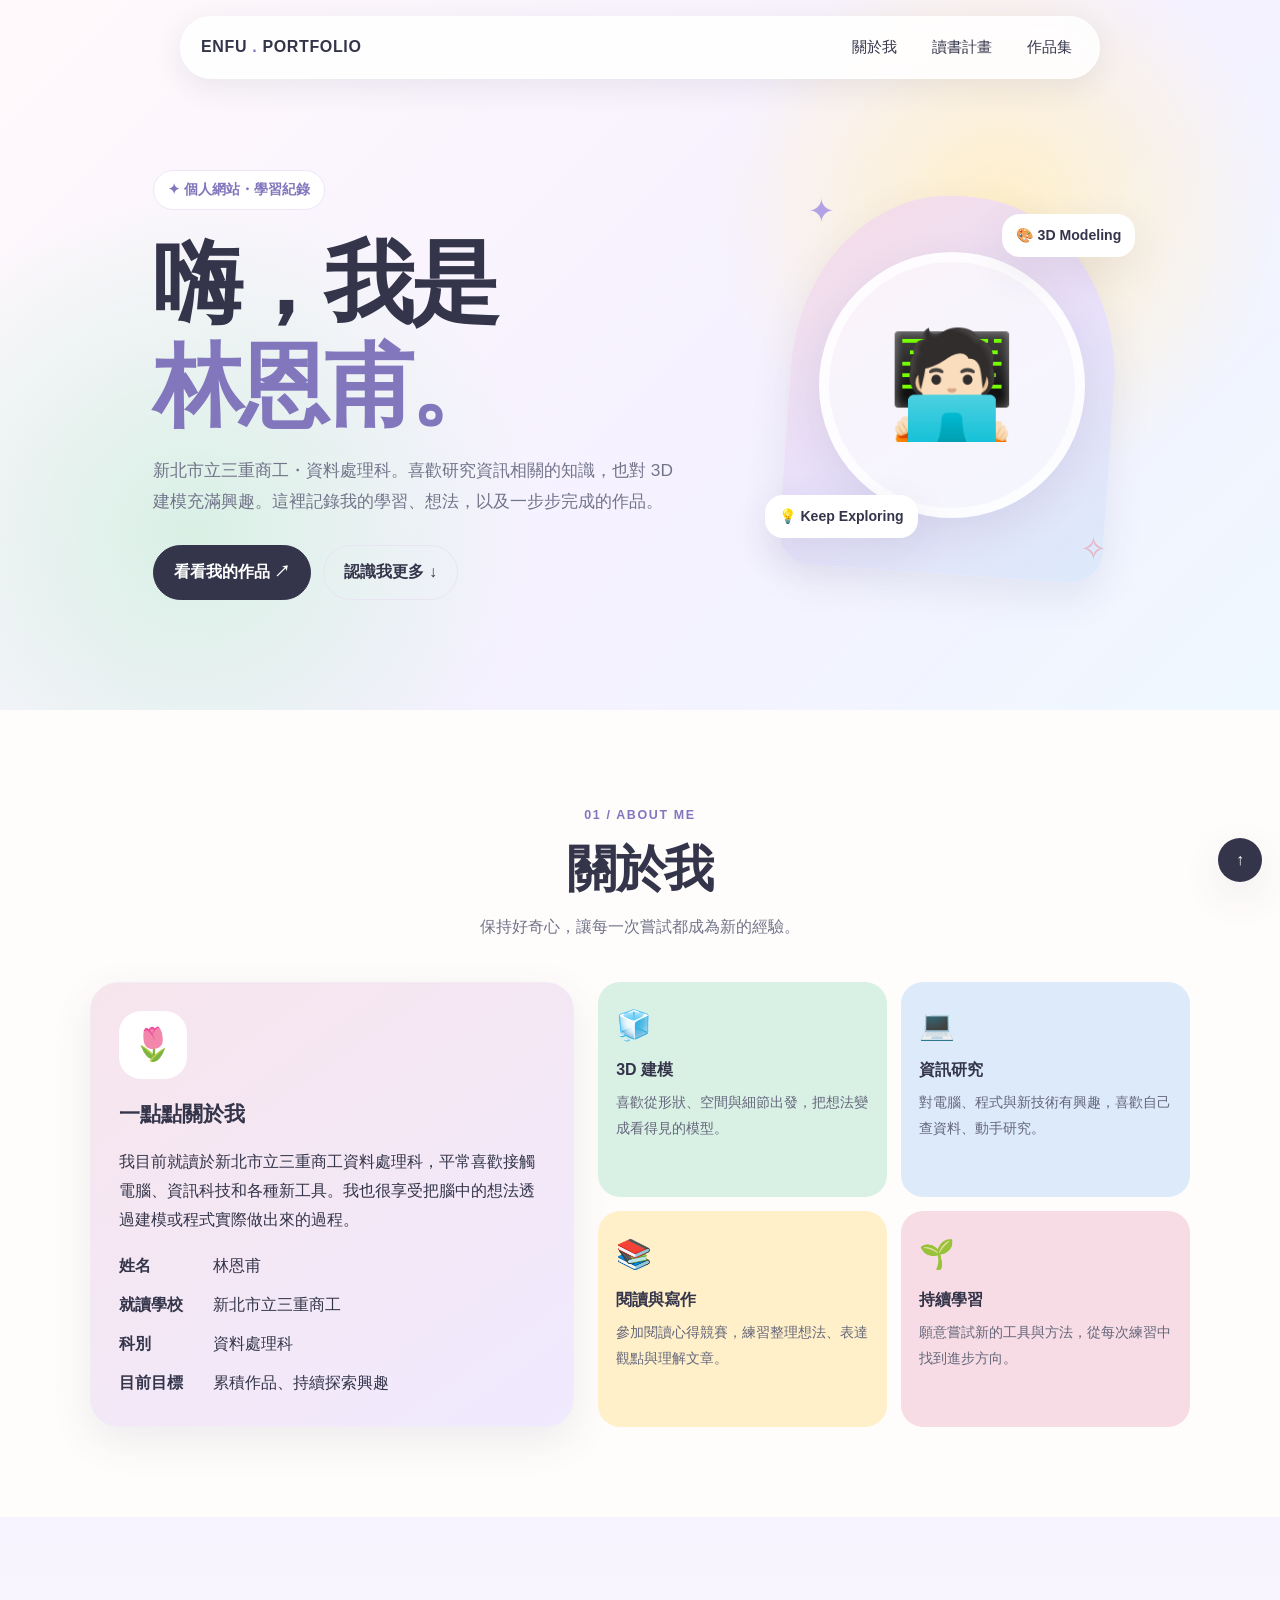
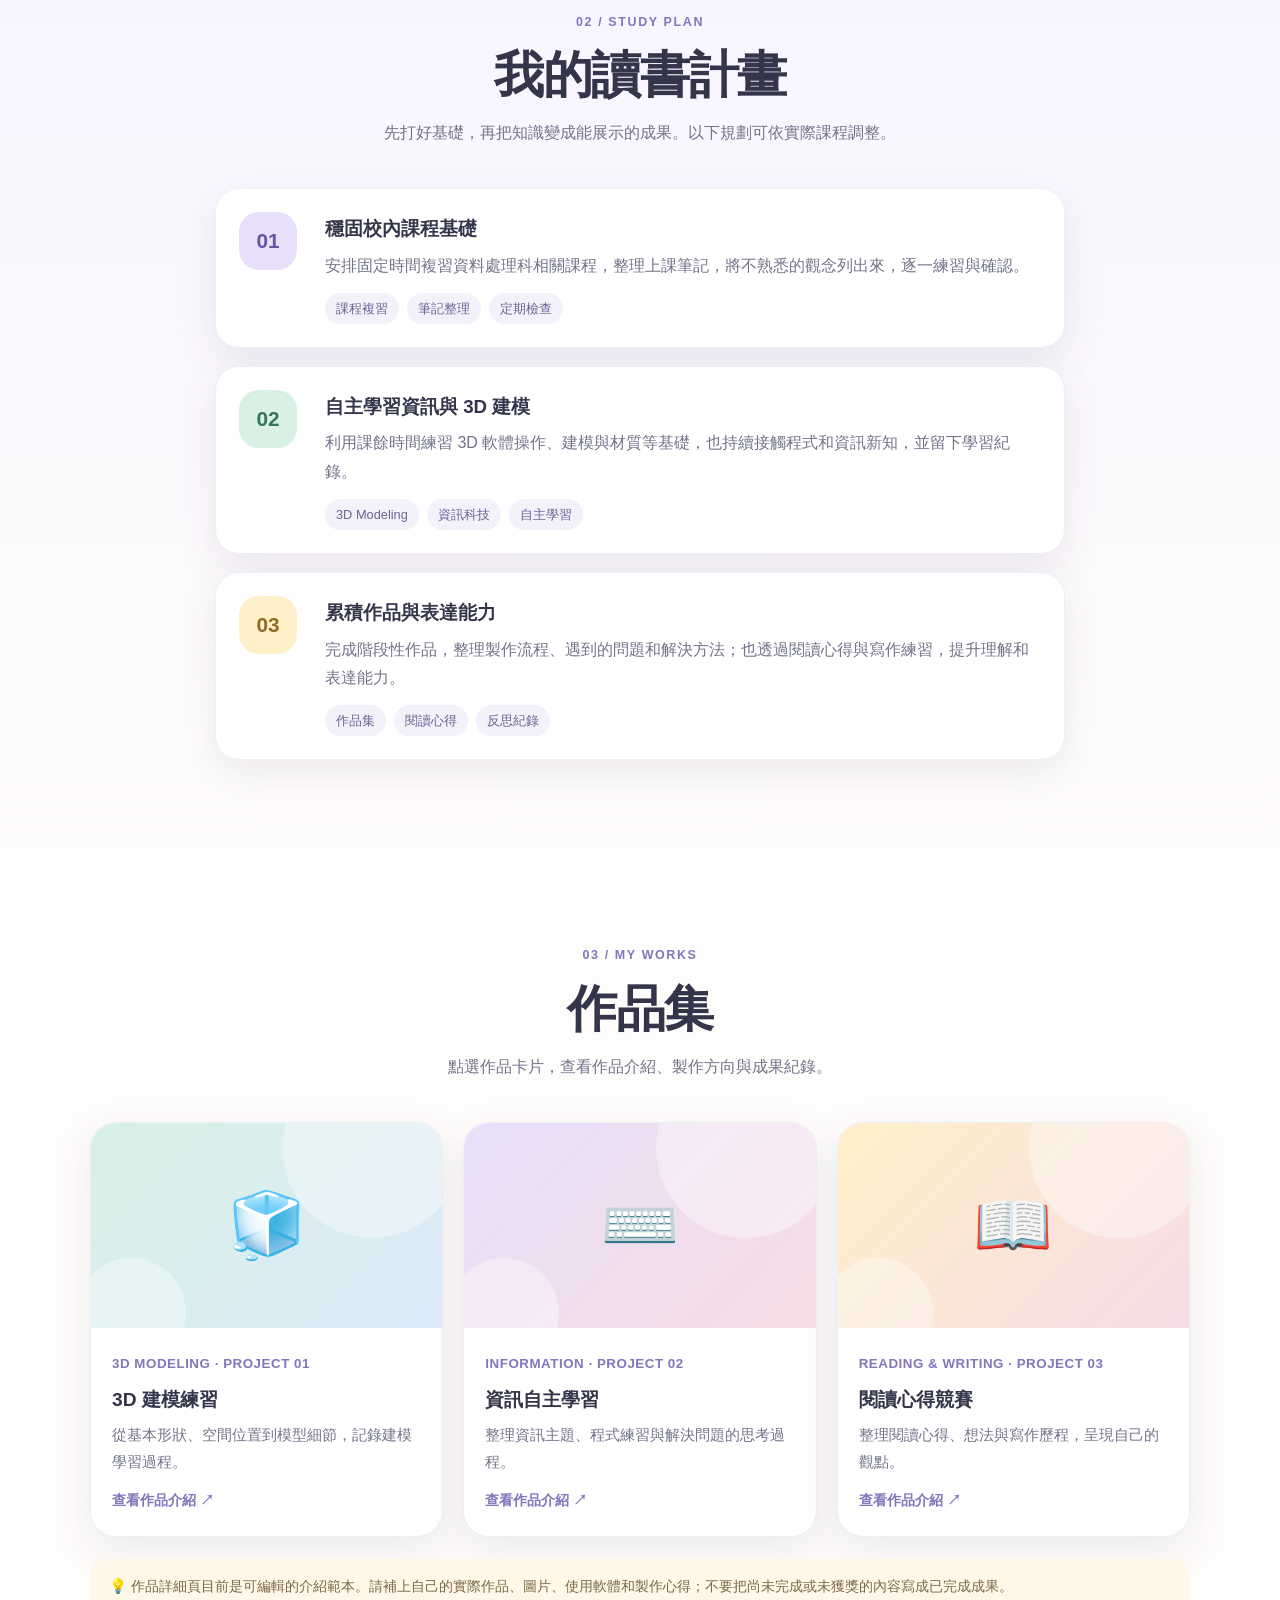
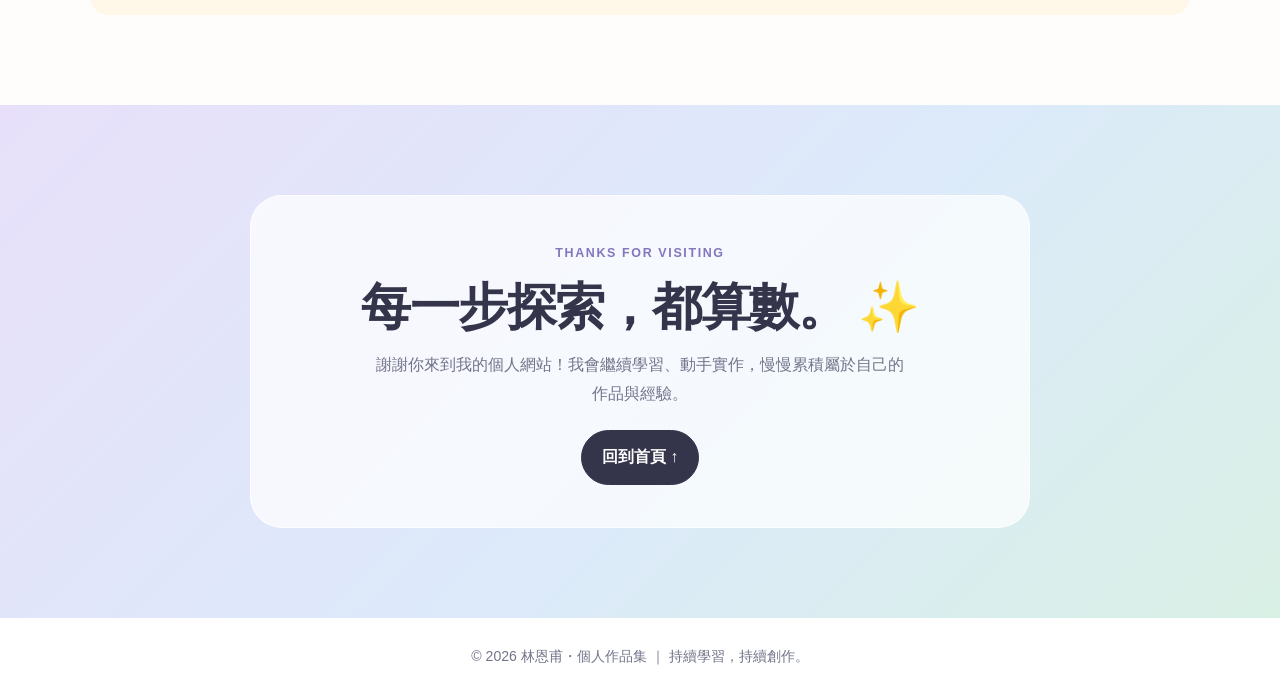
<file: index.html>
<!doctype html>
<html lang="zh-Hant">
<head>
<meta charset="utf-8"><meta name="viewport" content="width=device-width,initial-scale=1">
<meta name="description" content="新北市立三重商工資料處理科林恩甫的個人作品集，分享讀書計畫、3D 建模與資訊相關作品。">
<title>林恩甫｜個人作品集</title>
<style>
:root{--ink:#34354a;--muted:#72748a;--pink:#f7dce5;--blue:#dceafa;--mint:#d9f0e5;--yellow:#fff0c9;--lav:#e8e0fa;--paper:#fffdfb;--accent:#8276bd;--shadow:0 14px 40px #47416419}*{box-sizing:border-box;scroll-behavior:smooth}body{margin:0;color:var(--ink);background:var(--paper);font-family:"Noto Sans TC","Microsoft JhengHei",sans-serif;line-height:1.8}a{color:inherit;text-decoration:none}button{font:inherit}.nav{position:fixed;z-index:10;top:16px;left:50%;transform:translateX(-50%);width:min(920px,calc(100% - 28px));display:flex;align-items:center;justify-content:space-between;padding:9px 12px 9px 20px;border:1px solid #ffffffd9;border-radius:999px;background:#ffffffdc;backdrop-filter:blur(18px);box-shadow:0 8px 30px #32325017}.brand{font-weight:900;letter-spacing:.04em}.brand span{color:var(--accent)}.links{display:flex;align-items:center;gap:5px}.links a{padding:8px 15px;border-radius:999px;font-size:.93rem;transition:.2s}.links a:hover,.links a:focus-visible{background:var(--lav)}.menu-btn{display:none;border:0;background:var(--lav);border-radius:50%;width:42px;height:42px;color:var(--ink)}main{overflow:hidden}.hero{min-height:710px;padding:140px 7vw 80px;display:grid;grid-template-columns:1.1fr .9fr;gap:40px;align-items:center;background:radial-gradient(circle at 78% 30%,#fff0c9 0,transparent 25%),radial-gradient(circle at 15% 75%,#d9f0e5 0,transparent 28%),linear-gradient(135deg,#fff9fb,#f5f1ff 58%,#eff8ff)}.hero-inner{max-width:650px;margin-left:auto}.eyebrow{display:inline-block;padding:6px 14px;border-radius:999px;background:white;border:1px solid #eee6f8;color:var(--accent);font-size:.88rem;font-weight:800}.hero h1{font-size:clamp(3rem,7vw,5.6rem);line-height:1.15;letter-spacing:-.05em;margin:22px 0 14px}.hero h1 em{font-style:normal;color:var(--accent)}.hero p{font-size:1.08rem;color:var(--muted);max-width:520px}.actions{display:flex;gap:12px;flex-wrap:wrap;margin-top:28px}.btn{display:inline-flex;align-items:center;gap:8px;padding:12px 20px;border-radius:999px;font-weight:800;border:1px solid #e9e4f2;transition:transform .2s,box-shadow .2s}.btn:hover,.btn:focus-visible{transform:translateY(-3px);box-shadow:var(--shadow)}.btn.primary{background:var(--ink);color:white;border-color:var(--ink)}.portrait{width:min(360px,100%);aspect-ratio:4/5;margin:auto;position:relative;display:grid;place-items:center}.portrait-card{position:absolute;inset:8% 5%;border-radius:48% 48% 32px 32px;background:linear-gradient(145deg,var(--pink),var(--lav) 52%,var(--blue));transform:rotate(4deg);box-shadow:var(--shadow)}.avatar{position:relative;width:74%;aspect-ratio:1;border-radius:50%;display:grid;place-items:center;background:#ffffffa6;border:10px solid #ffffffb3;font-size:6.5rem;box-shadow:var(--shadow)}.float-tag{position:absolute;padding:9px 14px;background:white;border-radius:18px;box-shadow:var(--shadow);font-size:.88rem;font-weight:800}.tag-one{top:12%;right:-1%}.tag-two{bottom:16%;left:-2%}.spark{position:absolute;font-size:2rem;color:#b2a2e5;animation:twinkle 2.8s ease-in-out infinite}.s1{top:5%;left:10%}.s2{right:7%;bottom:7%;color:#e4b7c8;animation-delay:1.2s}@keyframes twinkle{50%{transform:rotate(18deg) scale(1.18);opacity:.55}}.section{padding:90px 7vw;scroll-margin-top:90px}.section-head{max-width:700px;margin:0 auto 40px;text-align:center}.kicker{color:var(--accent);font-weight:900;text-transform:uppercase;letter-spacing:.13em;font-size:.78rem}.section h2{font-size:clamp(2rem,4vw,3.1rem);line-height:1.25;margin:10px 0 12px;letter-spacing:-.03em}.section-head p{color:var(--muted);margin:0}.about-grid{max-width:1100px;margin:auto;display:grid;grid-template-columns:.9fr 1.1fr;gap:24px}.panel{border-radius:28px;padding:28px;background:white;box-shadow:var(--shadow);border:1px solid #f0edf5}.profile-panel{background:linear-gradient(145deg,#f7e5ec,#f0eaff)}.profile-icon{width:68px;height:68px;border-radius:22px;display:grid;place-items:center;background:white;font-size:2rem;margin-bottom:16px}.panel h3{margin:0 0 10px;font-size:1.3rem}.muted{color:var(--muted)}.info-list{display:grid;gap:10px;margin-top:18px}.info-row{display:flex;gap:12px}.info-row b{min-width:82px}.interest-grid{display:grid;grid-template-columns:repeat(2,minmax(0,1fr));gap:14px}.interest{padding:18px;border-radius:22px;min-height:140px}.interest:nth-child(1){background:var(--mint)}.interest:nth-child(2){background:var(--blue)}.interest:nth-child(3){background:var(--yellow)}.interest:nth-child(4){background:var(--pink)}.interest .emoji{font-size:1.8rem}.interest h4{margin:5px 0}.interest p{margin:0;color:#65677b;font-size:.9rem}.plan{background:linear-gradient(180deg,#f7f4ff,#fffdfb)}.timeline{max-width:850px;margin:auto;display:grid;gap:18px}.step{display:grid;grid-template-columns:68px 1fr;gap:18px;align-items:start;background:white;padding:23px;border-radius:24px;box-shadow:var(--shadow);border:1px solid #f0edf5}.step-num{width:58px;height:58px;border-radius:20px;display:grid;place-items:center;font-size:1.3rem;font-weight:900;background:var(--lav);color:#6556a2}.step:nth-child(2) .step-num{background:var(--mint);color:#34755b}.step:nth-child(3) .step-num{background:var(--yellow);color:#926a24}.step h3{margin:0 0 6px}.step p{margin:0;color:var(--muted)}.chips{display:flex;gap:8px;flex-wrap:wrap;margin-top:12px}.chip{font-size:.8rem;padding:4px 11px;border-radius:999px;background:#f4f1fa;color:#6c6394}.portfolio-grid{max-width:1100px;margin:auto;display:grid;grid-template-columns:repeat(3,minmax(0,1fr));gap:20px}.work{display:block;color:inherit;border-radius:26px;overflow:hidden;background:white;border:1px solid #f0edf5;box-shadow:var(--shadow);transition:transform .25s,box-shadow .25s}.work:hover,.work:focus-visible{transform:translateY(-6px);box-shadow:0 20px 48px #47416429;outline:3px solid #8276bd38;outline-offset:3px}.work-art{height:205px;display:grid;place-items:center;font-size:4rem;position:relative;overflow:hidden}.work-art:before,.work-art:after{content:"";position:absolute;border-radius:50%;background:#ffffff59}.work-art:before{width:180px;height:180px;top:-65px;right:-20px}.work-art:after{width:110px;height:110px;bottom:-40px;left:-15px}.work-art span{position:relative;z-index:1}.art-3d{background:linear-gradient(135deg,var(--mint),var(--blue))}.art-code{background:linear-gradient(135deg,var(--lav),var(--pink))}.art-read{background:linear-gradient(135deg,var(--yellow),var(--pink))}.work-body{padding:21px}.work-body small{color:var(--accent);font-weight:900;letter-spacing:.04em}.work-body h3{margin:5px 0;font-size:1.2rem}.work-body p{margin:0;color:var(--muted);font-size:.92rem}.work-cta{display:inline-block;margin-top:13px;font-weight:800;color:var(--accent);font-size:.9rem}.note{max-width:1100px;margin:22px auto 0;padding:15px 19px;border-radius:18px;background:#fff8e8;color:#7b6844;font-size:.9rem}.contact{background:linear-gradient(135deg,var(--lav),var(--blue) 55%,var(--mint));text-align:center}.contact-card{max-width:780px;margin:auto;padding:42px 28px;border-radius:32px;background:#ffffffb8;border:1px solid #ffffffd9}.contact-card p{color:var(--muted);max-width:540px;margin:0 auto 22px}.footer{padding:26px 7vw;text-align:center;color:var(--muted);font-size:.88rem;background:white}.backtop{position:fixed;right:18px;bottom:18px;width:44px;height:44px;border-radius:50%;display:grid;place-items:center;background:var(--ink);color:white;box-shadow:var(--shadow);z-index:5}.reveal{opacity:0;transform:translateY(18px);transition:opacity .65s ease,transform .65s ease}.reveal.is-visible{opacity:1;transform:translateY(0)}
@media(max-width:800px){.hero{grid-template-columns:1fr;padding-top:130px;text-align:center;gap:20px}.hero-inner{margin:auto}.hero p{margin-inline:auto}.actions{justify-content:center}.portrait{width:min(290px,80%);grid-row:1}.avatar{font-size:5rem}.about-grid{grid-template-columns:1fr}.portfolio-grid{grid-template-columns:repeat(2,minmax(0,1fr))}.section{padding:72px 6vw}}
@media(max-width:560px){.nav{top:9px;padding:7px 9px 7px 15px}.menu-btn{display:block}.links{display:none;position:absolute;top:57px;left:0;right:0;padding:10px;background:#fffffff7;border-radius:22px;box-shadow:var(--shadow);flex-direction:column;align-items:stretch}.links.open{display:flex}.links a{text-align:center;padding:12px}.hero{min-height:auto;padding:110px 6vw 60px}.hero h1{font-size:3rem}.portrait{width:225px}.float-tag{font-size:.74rem;padding:7px 10px}.section{padding:62px 5vw}.interest-grid,.portfolio-grid{grid-template-columns:1fr}.interest{min-height:auto}.step{grid-template-columns:48px 1fr;padding:17px;gap:13px}.step-num{width:44px;height:44px;border-radius:15px}.panel{padding:22px}.work-art{height:180px}.contact-card{padding:30px 18px}}
@media(prefers-reduced-motion:reduce){*{scroll-behavior:auto!important;animation:none!important;transition:none!important}.reveal{opacity:1;transform:none}}
</style></head><body>
<nav class="nav" aria-label="主要導覽"><a class="brand" href="#home">ENFU<span> .</span> PORTFOLIO</a><button class="menu-btn" id="menuBtn" aria-label="開啟選單" aria-expanded="false">☰</button><div class="links" id="navLinks"><a href="#about">關於我</a><a href="#plan">讀書計畫</a><a href="#works">作品集</a></div></nav>
<main><section class="hero" id="home"><div class="hero-inner"><span class="eyebrow">✦ 個人網站・學習紀錄</span><h1>嗨，我是<br><em>林恩甫。</em></h1><p>新北市立三重商工・資料處理科。喜歡研究資訊相關的知識，也對 3D 建模充滿興趣。這裡記錄我的學習、想法，以及一步步完成的作品。</p><div class="actions"><a class="btn primary" href="#works">看看我的作品 ↗</a><a class="btn" href="#about">認識我更多 ↓</a></div></div><div class="portrait" aria-label="個人形象插畫佔位"><div class="portrait-card"></div><div class="avatar">🧑🏻‍💻</div><span class="float-tag tag-one">🎨 3D Modeling</span><span class="float-tag tag-two">💡 Keep Exploring</span><span class="spark s1">✦</span><span class="spark s2">✧</span></div></section>
<section class="section" id="about"><div class="section-head"><span class="kicker">01 / About me</span><h2>關於我</h2><p>保持好奇心，讓每一次嘗試都成為新的經驗。</p></div><div class="about-grid"><article class="panel profile-panel"><div class="profile-icon">🌷</div><h3>一點點關於我</h3><p>我目前就讀於新北市立三重商工資料處理科，平常喜歡接觸電腦、資訊科技和各種新工具。我也很享受把腦中的想法透過建模或程式實際做出來的過程。</p><div class="info-list"><div class="info-row"><b>姓名</b><span>林恩甫</span></div><div class="info-row"><b>就讀學校</b><span>新北市立三重商工</span></div><div class="info-row"><b>科別</b><span>資料處理科</span></div><div class="info-row"><b>目前目標</b><span>累積作品、持續探索興趣</span></div></div></article><div class="interest-grid"><article class="interest"><div class="emoji">🧊</div><h4>3D 建模</h4><p>喜歡從形狀、空間與細節出發，把想法變成看得見的模型。</p></article><article class="interest"><div class="emoji">💻</div><h4>資訊研究</h4><p>對電腦、程式與新技術有興趣，喜歡自己查資料、動手研究。</p></article><article class="interest"><div class="emoji">📚</div><h4>閱讀與寫作</h4><p>參加閱讀心得競賽，練習整理想法、表達觀點與理解文章。</p></article><article class="interest"><div class="emoji">🌱</div><h4>持續學習</h4><p>願意嘗試新的工具與方法，從每次練習中找到進步方向。</p></article></div></div></section>
<section class="section plan" id="plan"><div class="section-head"><span class="kicker">02 / Study plan</span><h2>我的讀書計畫</h2><p>先打好基礎，再把知識變成能展示的成果。以下規劃可依實際課程調整。</p></div><div class="timeline"><article class="step"><div class="step-num">01</div><div><h3>穩固校內課程基礎</h3><p>安排固定時間複習資料處理科相關課程，整理上課筆記，將不熟悉的觀念列出來，逐一練習與確認。</p><div class="chips"><span class="chip">課程複習</span><span class="chip">筆記整理</span><span class="chip">定期檢查</span></div></div></article><article class="step"><div class="step-num">02</div><div><h3>自主學習資訊與 3D 建模</h3><p>利用課餘時間練習 3D 軟體操作、建模與材質等基礎，也持續接觸程式和資訊新知，並留下學習紀錄。</p><div class="chips"><span class="chip">3D Modeling</span><span class="chip">資訊科技</span><span class="chip">自主學習</span></div></div></article><article class="step"><div class="step-num">03</div><div><h3>累積作品與表達能力</h3><p>完成階段性作品，整理製作流程、遇到的問題和解決方法；也透過閱讀心得與寫作練習，提升理解和表達能力。</p><div class="chips"><span class="chip">作品集</span><span class="chip">閱讀心得</span><span class="chip">反思紀錄</span></div></div></article></div></section>
<section class="section" id="works"><div class="section-head"><span class="kicker">03 / My works</span><h2>作品集</h2><p>點選作品卡片，查看作品介紹、製作方向與成果紀錄。</p></div><div class="portfolio-grid"><a class="work" href="projects/3d-modeling.html"><div class="work-art art-3d"><span>🧊</span></div><div class="work-body"><small>3D MODELING · PROJECT 01</small><h3>3D 建模練習</h3><p>從基本形狀、空間位置到模型細節，記錄建模學習過程。</p><span class="work-cta">查看作品介紹 ↗</span></div></a><a class="work" href="projects/information.html"><div class="work-art art-code"><span>⌨️</span></div><div class="work-body"><small>INFORMATION · PROJECT 02</small><h3>資訊自主學習</h3><p>整理資訊主題、程式練習與解決問題的思考過程。</p><span class="work-cta">查看作品介紹 ↗</span></div></a><a class="work" href="projects/reading.html"><div class="work-art art-read"><span>📖</span></div><div class="work-body"><small>READING & WRITING · PROJECT 03</small><h3>閱讀心得競賽</h3><p>整理閱讀心得、想法與寫作歷程，呈現自己的觀點。</p><span class="work-cta">查看作品介紹 ↗</span></div></a></div><div class="note">💡 作品詳細頁目前是可編輯的介紹範本。請補上自己的實際作品、圖片、使用軟體和製作心得；不要把尚未完成或未獲獎的內容寫成已完成成果。</div></section>
<section class="section contact" id="contact"><div class="contact-card"><span class="kicker">THANKS FOR VISITING</span><h2>每一步探索，都算數。 ✨</h2><p>謝謝你來到我的個人網站！我會繼續學習、動手實作，慢慢累積屬於自己的作品與經驗。</p><a class="btn primary" href="#home">回到首頁 ↑</a></div></section></main><footer class="footer">© <span id="year"></span> 林恩甫・個人作品集 ｜ 持續學習，持續創作。</footer><a class="backtop" href="#home" aria-label="回到頁首">↑</a>
<script>
const menuBtn=document.getElementById('menuBtn'),navLinks=document.getElementById('navLinks');menuBtn.addEventListener('click',()=>{const open=navLinks.classList.toggle('open');menuBtn.setAttribute('aria-expanded',String(open));menuBtn.textContent=open?'✕':'☰'});navLinks.querySelectorAll('a').forEach(a=>a.addEventListener('click',()=>{navLinks.classList.remove('open');menuBtn.setAttribute('aria-expanded','false');menuBtn.textContent='☰'}));document.getElementById('year').textContent=new Date().getFullYear();if(!window.matchMedia('(prefers-reduced-motion: reduce)').matches&&'IntersectionObserver'in window){document.querySelectorAll('.section-head,.about-grid,.timeline,.portfolio-grid,.note,.contact-card').forEach(el=>el.classList.add('reveal'));const observer=new IntersectionObserver(entries=>entries.forEach(entry=>{if(entry.isIntersecting){entry.target.classList.add('is-visible');observer.unobserve(entry.target)}}),{threshold:.12});document.querySelectorAll('.reveal').forEach(el=>observer.observe(el))}
</script></body></html>
</file>
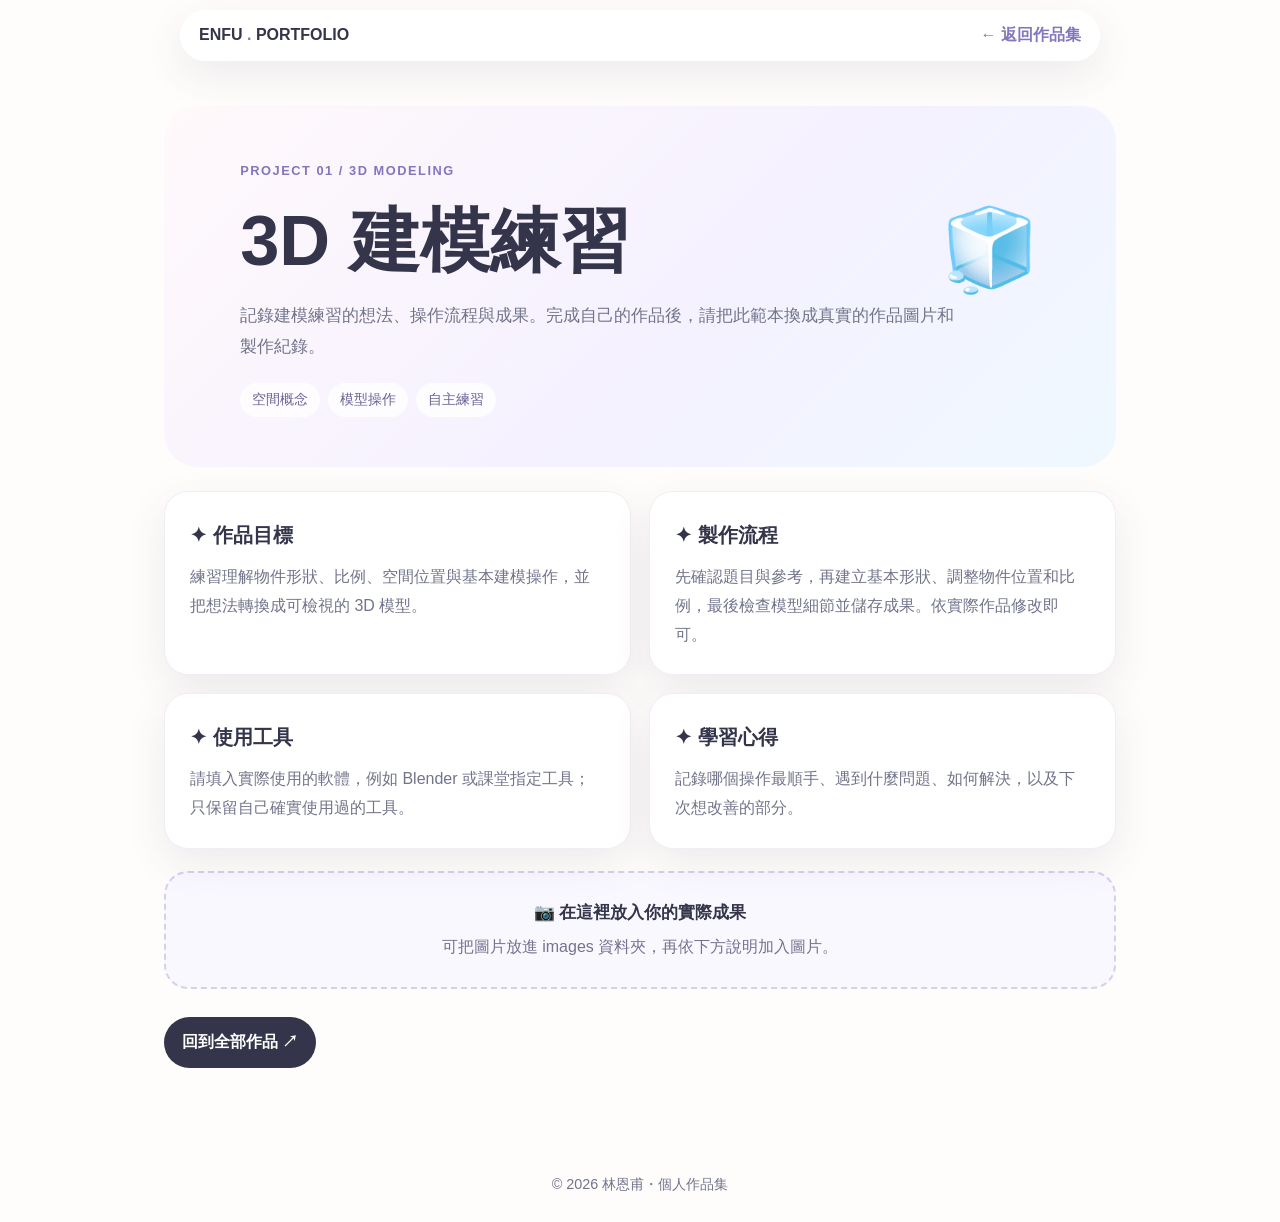
<file: 3d-modeling.html>
<!doctype html><html lang="zh-Hant"><head><meta charset="utf-8"><meta name="viewport" content="width=device-width,initial-scale=1"><meta name="description" content="林恩甫的 3D 建模練習作品介紹"><title>3D 建模練習｜林恩甫</title><link rel="stylesheet" href="../project.css"></head><body><nav class="nav"><a class="brand" href="../index.html">ENFU<span> .</span> PORTFOLIO</a><a class="back" href="../index.html#works">← 返回作品集</a></nav><main><section class="hero"><span class="kicker">PROJECT 01 / 3D MODELING</span><div class="heroicon">🧊</div><h1>3D 建模練習</h1><p>記錄建模練習的想法、操作流程與成果。完成自己的作品後，請把此範本換成真實的作品圖片和製作紀錄。</p><div class="chips"><span>空間概念</span><span>模型操作</span><span>自主練習</span></div></section><div class="grid"><article class="card"><h2>✦ 作品目標</h2><p>練習理解物件形狀、比例、空間位置與基本建模操作，並把想法轉換成可檢視的 3D 模型。</p></article><article class="card"><h2>✦ 製作流程</h2><p>先確認題目與參考，再建立基本形狀、調整物件位置和比例，最後檢查模型細節並儲存成果。依實際作品修改即可。</p></article><article class="card"><h2>✦ 使用工具</h2><p>請填入實際使用的軟體，例如 Blender 或課堂指定工具；只保留自己確實使用過的工具。</p></article><article class="card"><h2>✦ 學習心得</h2><p>記錄哪個操作最順手、遇到什麼問題、如何解決，以及下次想改善的部分。</p></article></div><div class="placeholder"><strong>📷 在這裡放入你的實際成果</strong>可把圖片放進 images 資料夾，再依下方說明加入圖片。</div><div class="actions"><a class="btn" href="../index.html#works">回到全部作品 ↗</a></div></main><footer>© <span id="year"></span> 林恩甫・個人作品集</footer><script>document.getElementById('year').textContent=new Date().getFullYear()</script></body></html>
</file>
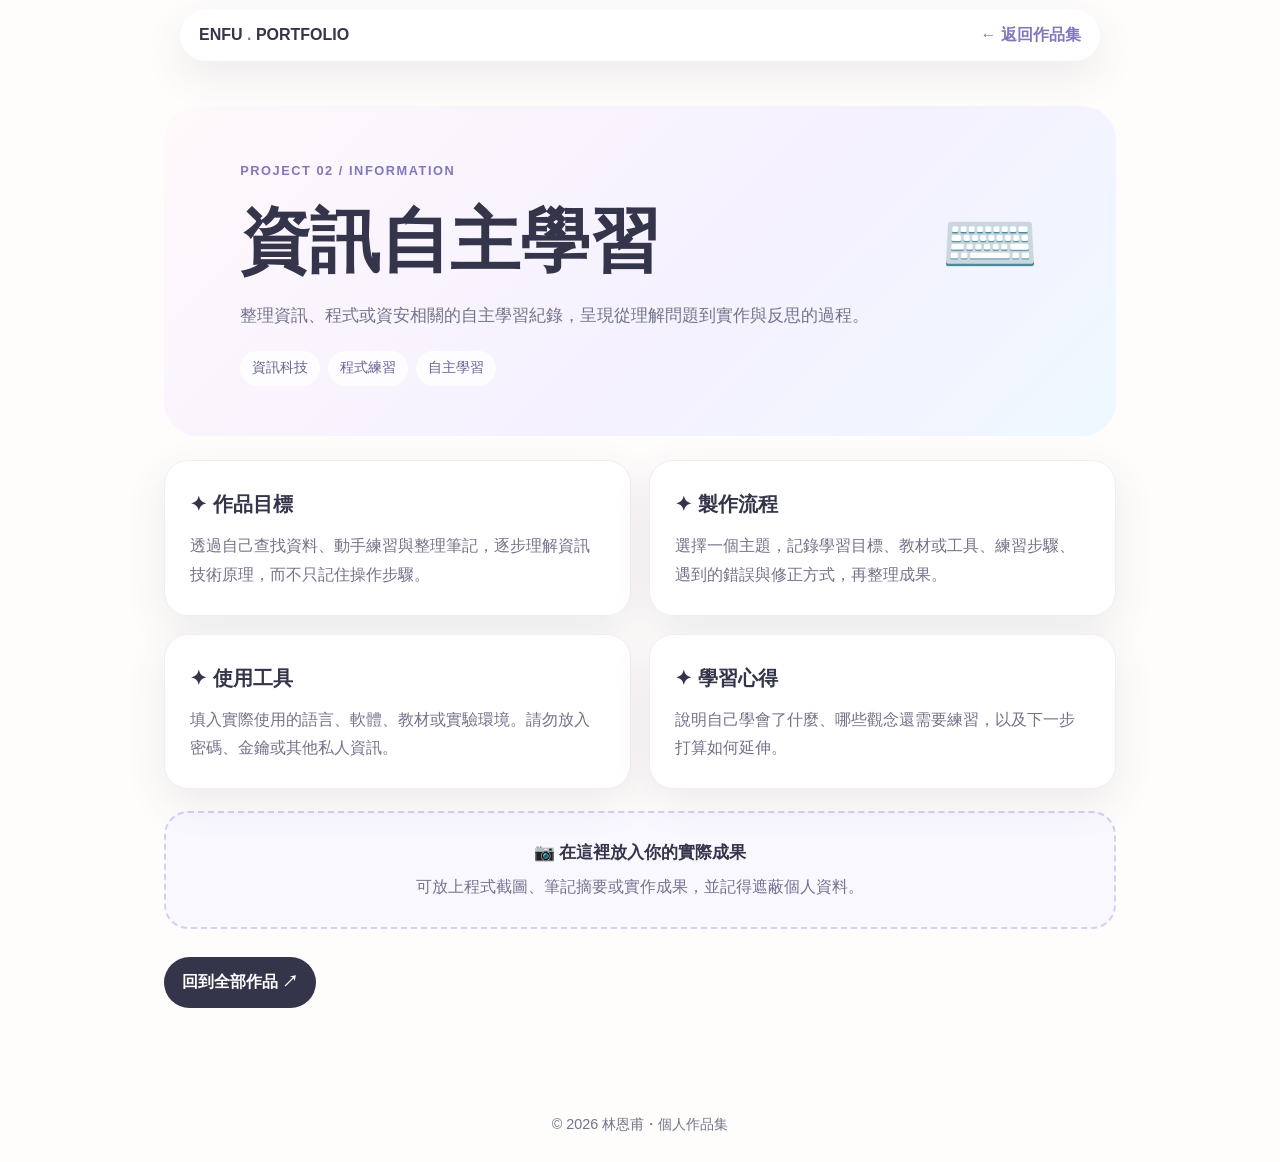
<file: information.html>
<!doctype html><html lang="zh-Hant"><head><meta charset="utf-8"><meta name="viewport" content="width=device-width,initial-scale=1"><meta name="description" content="林恩甫的資訊自主學習作品介紹"><title>資訊自主學習｜林恩甫</title><link rel="stylesheet" href="../project.css"></head><body><nav class="nav"><a class="brand" href="../index.html">ENFU<span> .</span> PORTFOLIO</a><a class="back" href="../index.html#works">← 返回作品集</a></nav><main><section class="hero"><span class="kicker">PROJECT 02 / INFORMATION</span><div class="heroicon">⌨️</div><h1>資訊自主學習</h1><p>整理資訊、程式或資安相關的自主學習紀錄，呈現從理解問題到實作與反思的過程。</p><div class="chips"><span>資訊科技</span><span>程式練習</span><span>自主學習</span></div></section><div class="grid"><article class="card"><h2>✦ 作品目標</h2><p>透過自己查找資料、動手練習與整理筆記，逐步理解資訊技術原理，而不只記住操作步驟。</p></article><article class="card"><h2>✦ 製作流程</h2><p>選擇一個主題，記錄學習目標、教材或工具、練習步驟、遇到的錯誤與修正方式，再整理成果。</p></article><article class="card"><h2>✦ 使用工具</h2><p>填入實際使用的語言、軟體、教材或實驗環境。請勿放入密碼、金鑰或其他私人資訊。</p></article><article class="card"><h2>✦ 學習心得</h2><p>說明自己學會了什麼、哪些觀念還需要練習，以及下一步打算如何延伸。</p></article></div><div class="placeholder"><strong>📷 在這裡放入你的實際成果</strong>可放上程式截圖、筆記摘要或實作成果，並記得遮蔽個人資料。</div><div class="actions"><a class="btn" href="../index.html#works">回到全部作品 ↗</a></div></main><footer>© <span id="year"></span> 林恩甫・個人作品集</footer><script>document.getElementById('year').textContent=new Date().getFullYear()</script></body></html>
</file>
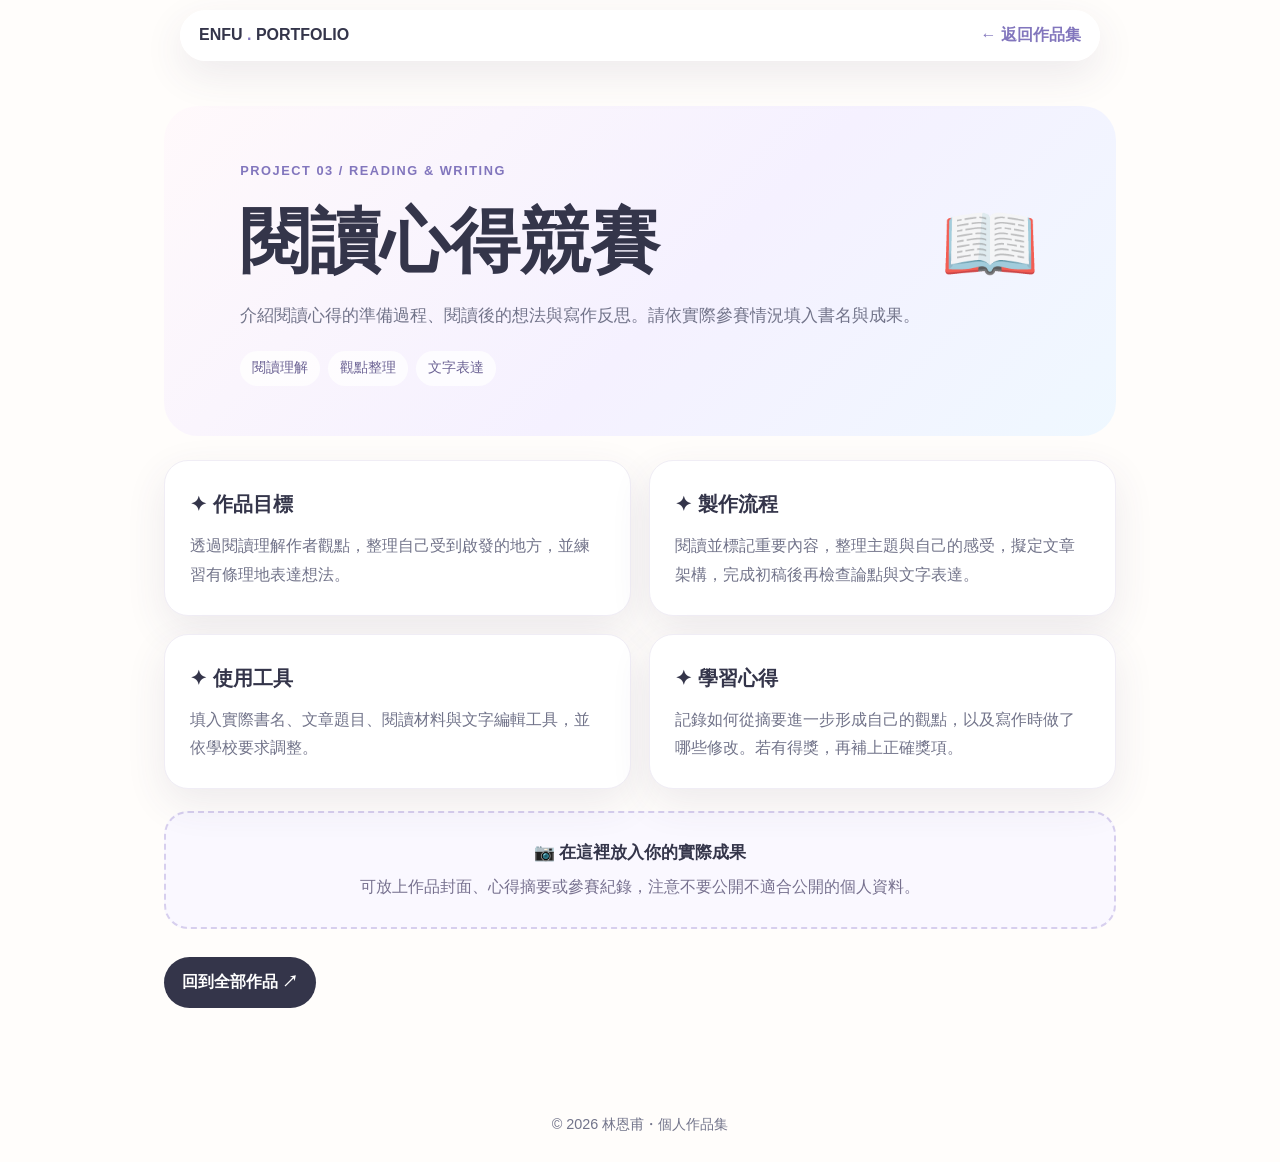
<file: reading.html>
<!doctype html><html lang="zh-Hant"><head><meta charset="utf-8"><meta name="viewport" content="width=device-width,initial-scale=1"><meta name="description" content="林恩甫的閱讀心得與寫作歷程介紹"><title>閱讀心得競賽｜林恩甫</title><link rel="stylesheet" href="../project.css"></head><body><nav class="nav"><a class="brand" href="../index.html">ENFU<span> .</span> PORTFOLIO</a><a class="back" href="../index.html#works">← 返回作品集</a></nav><main><section class="hero"><span class="kicker">PROJECT 03 / READING & WRITING</span><div class="heroicon">📖</div><h1>閱讀心得競賽</h1><p>介紹閱讀心得的準備過程、閱讀後的想法與寫作反思。請依實際參賽情況填入書名與成果。</p><div class="chips"><span>閱讀理解</span><span>觀點整理</span><span>文字表達</span></div></section><div class="grid"><article class="card"><h2>✦ 作品目標</h2><p>透過閱讀理解作者觀點，整理自己受到啟發的地方，並練習有條理地表達想法。</p></article><article class="card"><h2>✦ 製作流程</h2><p>閱讀並標記重要內容，整理主題與自己的感受，擬定文章架構，完成初稿後再檢查論點與文字表達。</p></article><article class="card"><h2>✦ 使用工具</h2><p>填入實際書名、文章題目、閱讀材料與文字編輯工具，並依學校要求調整。</p></article><article class="card"><h2>✦ 學習心得</h2><p>記錄如何從摘要進一步形成自己的觀點，以及寫作時做了哪些修改。若有得獎，再補上正確獎項。</p></article></div><div class="placeholder"><strong>📷 在這裡放入你的實際成果</strong>可放上作品封面、心得摘要或參賽紀錄，注意不要公開不適合公開的個人資料。</div><div class="actions"><a class="btn" href="../index.html#works">回到全部作品 ↗</a></div></main><footer>© <span id="year"></span> 林恩甫・個人作品集</footer><script>document.getElementById('year').textContent=new Date().getFullYear()</script></body></html>
</file>
<file: project.css>
:root{--ink:#34354a;--muted:#72748a;--pink:#f7dce5;--blue:#dceafa;--mint:#d9f0e5;--yellow:#fff0c9;--lav:#e8e0fa;--paper:#fffdfb;--accent:#8276bd;--shadow:0 14px 40px #47416419}*{box-sizing:border-box;scroll-behavior:smooth}body{margin:0;color:var(--ink);background:var(--paper);font-family:"Noto Sans TC","Microsoft JhengHei",sans-serif;line-height:1.8}a{color:inherit;text-decoration:none}.nav{position:sticky;top:10px;z-index:5;width:min(920px,calc(100% - 28px));margin:10px auto 0;display:flex;justify-content:space-between;align-items:center;padding:10px 18px;border:1px solid white;border-radius:999px;background:#ffffffdf;backdrop-filter:blur(16px);box-shadow:var(--shadow)}.brand{font-weight:900}.brand span{color:var(--accent)}.back{font-weight:800;color:var(--accent)}main{max-width:1000px;margin:auto;padding:45px 24px 80px}.hero{padding:50px 8%;border-radius:34px;background:linear-gradient(135deg,#fff9fb,#f5f1ff 55%,#eff8ff);position:relative;overflow:hidden}.kicker{color:var(--accent);font-weight:900;letter-spacing:.12em;font-size:.8rem}h1{font-size:clamp(2.5rem,7vw,4.4rem);line-height:1.2;margin:14px 0}.hero p{font-size:1.08rem;color:var(--muted);max-width:720px}.heroicon{position:absolute;right:8%;top:20%;font-size:5rem;opacity:.85}.chips{display:flex;gap:8px;flex-wrap:wrap;margin-top:20px}.chips span{padding:5px 12px;border-radius:999px;background:#ffffffc9;color:#6c6394;font-size:.85rem}.grid{display:grid;grid-template-columns:repeat(2,minmax(0,1fr));gap:18px;margin-top:24px}.card{padding:25px;border:1px solid #f0edf5;border-radius:24px;background:white;box-shadow:var(--shadow)}.card h2{margin:0 0 10px;font-size:1.25rem}.card p{color:var(--muted);margin:0}.placeholder{margin-top:22px;border:2px dashed #d7cfee;background:#faf8ff;border-radius:24px;padding:25px;text-align:center;color:#77718f}.placeholder strong{display:block;font-size:1.05rem;color:var(--ink);margin-bottom:5px}.actions{display:flex;gap:12px;flex-wrap:wrap;margin-top:28px}.btn{display:inline-flex;padding:11px 18px;border-radius:999px;background:var(--ink);color:white;font-weight:800}footer{text-align:center;padding:24px;color:var(--muted);font-size:.9rem}@media(max-width:650px){main{padding:28px 16px 60px}.hero{padding:34px 23px}.heroicon{position:static;display:block;font-size:3.5rem;margin-top:14px}.grid{grid-template-columns:1fr}.card{padding:21px}}@media(prefers-reduced-motion:reduce){*{scroll-behavior:auto!important;animation:none!important;transition:none!important}}
</file>
